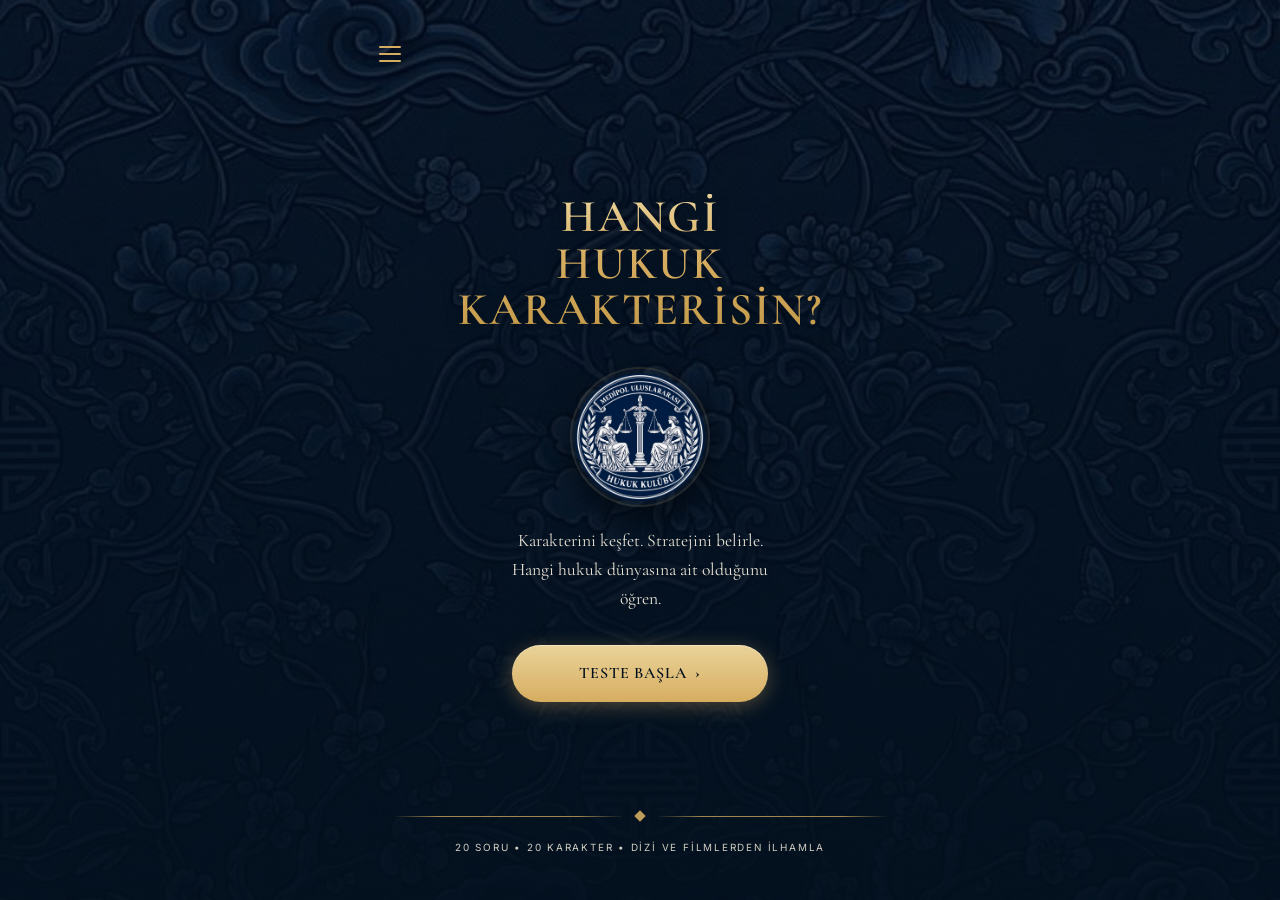
<file: index.html>
<!DOCTYPE html>
<html lang="tr">
<head>
  <meta charset="UTF-8">
  <meta name="viewport" content="width=device-width, initial-scale=1.0">
  <meta name="description" content="Hangi hukuk karakterisin? Medipol Uluslararası Hukuk Kulübü kişilik testi.">
  <title>Hangi Hukuk Karakterisin? | Ana Sayfa</title>
  <link rel="preconnect" href="https://fonts.googleapis.com">
  <link rel="preconnect" href="https://fonts.gstatic.com" crossorigin>
  <link href="https://fonts.googleapis.com/css2?family=Cormorant+Garamond:wght@500;600;700&family=Inter:wght@400;500;600&display=swap" rel="stylesheet">
  <link rel="stylesheet" href="css/style.css">
  <link rel="stylesheet" href="css/home.css">
</head>
<body class="page-home">
  <div class="page-shell">
    <header class="site-header">
      <a href="index.html" class="brand">
        <img src="assets/logo/logo.png" alt="Medipol Uluslararası Hukuk Kulübü logosu" class="brand-logo" width="48" height="48">
        <span class="brand-text">
          <span>MEDİPOL</span>
          <span>ULUSLARARASI</span>
          <span>HUKUK KULÜBÜ</span>
        </span>
      </a>
      <button type="button" class="menu-toggle" aria-expanded="false" aria-controls="site-nav" aria-label="Menüyü aç">
        <span></span>
        <span></span>
        <span></span>
      </button>
    </header>

    <nav id="site-nav" class="site-nav" aria-label="Ana menü" hidden>
      <a href="index.html" aria-current="page">Ana Sayfa</a>
      <a href="quiz.html">Teste Başla</a>
      <a href="about.html">KARAKTERİNİ KEŞFET</a>
    </nav>

    <!-- ornament divider removed on homepage to place logo inside hero under the main title -->

    <main class="home-main">
      <section class="home-hero" aria-labelledby="home-title">
        <h1 id="home-title" class="home-title serif-title">
          <span>HANGİ</span>
          <span>HUKUK</span>
          <span>KARAKTERİSİN?</span>
        </h1>

        <!-- homepage logo placed under main title and centered -->
        <img src="assets/logo/logo.png" alt="Medipol Uluslararası Hukuk Kulübü logosu" class="home-logo">

        <p class="home-subtitle">
          Karakterini keşfet. Stratejini belirle.<br>
          Hangi hukuk dünyasına ait olduğunu öğren.
        </p>

        <a href="quiz.html" class="btn btn-primary home-cta">
          Teste Başla <span class="btn-arrow" aria-hidden="true">&rsaquo;</span>
        </a>
      </section>
    </main>

    <footer class="home-footer">
      <div class="ornament-divider" aria-hidden="true">
        <span class="ornament-gem"></span>
      </div>
      <p class="home-meta">20 SORU &bull; 20 KARAKTER &bull; DİZİ VE FİLMLERDEN İLHAMLA</p>
      <!-- removed only the down arrow as requested -->
    </footer>
  </div>

  <script src="js/main.js"></script>
</body>
</html>
</file>
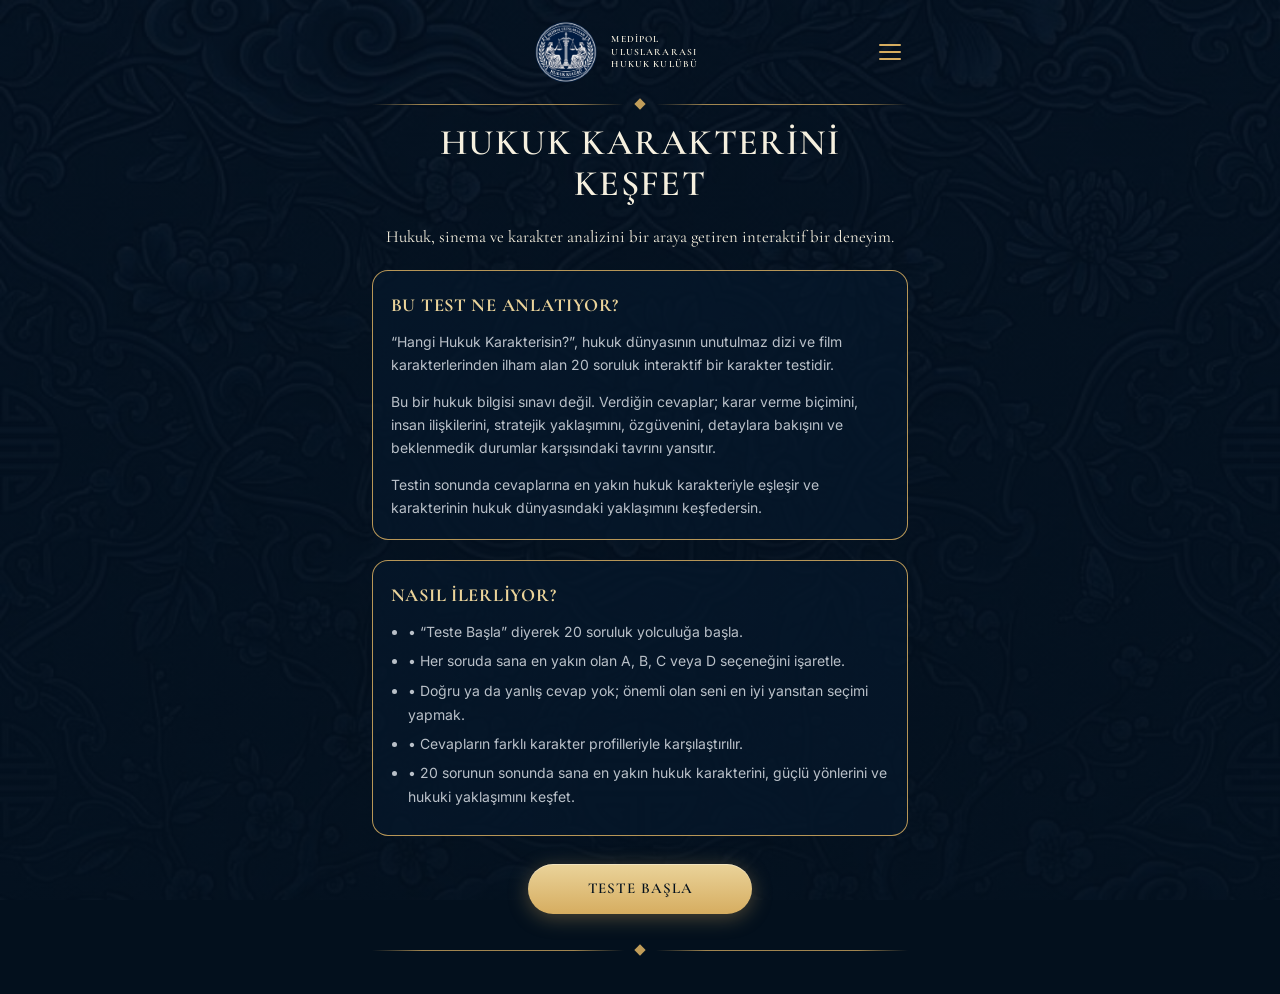
<file: about.html>
<!DOCTYPE html>
<html lang="tr">
<head>
  <meta charset="UTF-8">
  <meta name="viewport" content="width=device-width, initial-scale=1.0">
  <meta name="description" content="Medipol Uluslararası Hukuk Kulübü ve Hangi Hukuk Karakterisin testi hakkında.">
  <title>Hakkımızda | Hangi Hukuk Karakterisin?</title>
  <link rel="preconnect" href="https://fonts.googleapis.com">
  <link rel="preconnect" href="https://fonts.gstatic.com" crossorigin>
  <link href="https://fonts.googleapis.com/css2?family=Cormorant+Garamond:wght@500;600;700&family=Inter:wght@400;500;600&display=swap" rel="stylesheet">
  <link rel="stylesheet" href="css/style.css">
  <link rel="stylesheet" href="css/about.css">
</head>
<body class="has-pattern page-about">
  <div class="page-shell">
    <header class="site-header">
      <a href="index.html" class="brand">
        <img src="assets/logo/logo.png" alt="Medipol Uluslararası Hukuk Kulübü logosu" class="brand-logo" width="48" height="48">
        <span class="brand-text">
          <span>MEDİPOL</span>
          <span>ULUSLARARASI</span>
          <span>HUKUK KULÜBÜ</span>
        </span>
      </a>
      <button type="button" class="menu-toggle" aria-expanded="false" aria-controls="site-nav" aria-label="Menüyü aç">
        <span></span>
        <span></span>
        <span></span>
      </button>
    </header>

    <nav id="site-nav" class="site-nav" aria-label="Ana menü" hidden>
      <a href="index.html">Ana Sayfa</a>
      <a href="quiz.html">Teste Başla</a>
      <a href="about.html" aria-current="page">KARAKTERİNİ KEŞFET</a>
    </nav>

    <div class="ornament-divider ornament-divider--tight" aria-hidden="true">
      <span class="ornament-gem"></span>
    </div>

    <div class="page-inner">
      <main class="about-main">
        <h1 class="about-title serif-title">HUKUK KARAKTERİNİ KEŞFET</h1>
        <p class="about-lead">
          Hukuk, sinema ve karakter analizini bir araya getiren interaktif bir deneyim.
        </p>

        <article class="about-card">
          <h2>BU TEST NE ANLATIYOR?</h2>
          <p>
            “Hangi Hukuk Karakterisin?”, hukuk dünyasının unutulmaz dizi ve film karakterlerinden ilham alan 20 soruluk interaktif bir karakter testidir.
          </p>
          <p>
            Bu bir hukuk bilgisi sınavı değil. Verdiğin cevaplar; karar verme biçimini, insan ilişkilerini, stratejik yaklaşımını, özgüvenini, detaylara bakışını ve beklenmedik durumlar karşısındaki tavrını yansıtır.
          </p>
          <p>
            Testin sonunda cevaplarına en yakın hukuk karakteriyle eşleşir ve karakterinin hukuk dünyasındaki yaklaşımını keşfedersin.
          </p>
        </article>

        <article class="about-card">
          <h2>NASIL İLERLİYOR?</h2>
          <ul class="about-list">
            <li>• “Teste Başla” diyerek 20 soruluk yolculuğa başla.</li>
            <li>• Her soruda sana en yakın olan A, B, C veya D seçeneğini işaretle.</li>
            <li>• Doğru ya da yanlış cevap yok; önemli olan seni en iyi yansıtan seçimi yapmak.</li>
            <li>• Cevapların farklı karakter profilleriyle karşılaştırılır.</li>
            <li>• 20 sorunun sonunda sana en yakın hukuk karakterini, güçlü yönlerini ve hukuki yaklaşımını keşfet.</li>
          </ul>
        </article>

        <div class="about-cta-wrap">
          <a href="quiz.html" class="btn btn-primary about-cta">TESTE BAŞLA</a>
        </div>
      </main>
    </div>

    <div class="ornament-divider" aria-hidden="true" style="margin-top: auto; padding-bottom: 1.25rem;">
      <span class="ornament-gem"></span>
    </div>
  </div>

  <script src="js/main.js"></script>
</body>
</html>
</file>
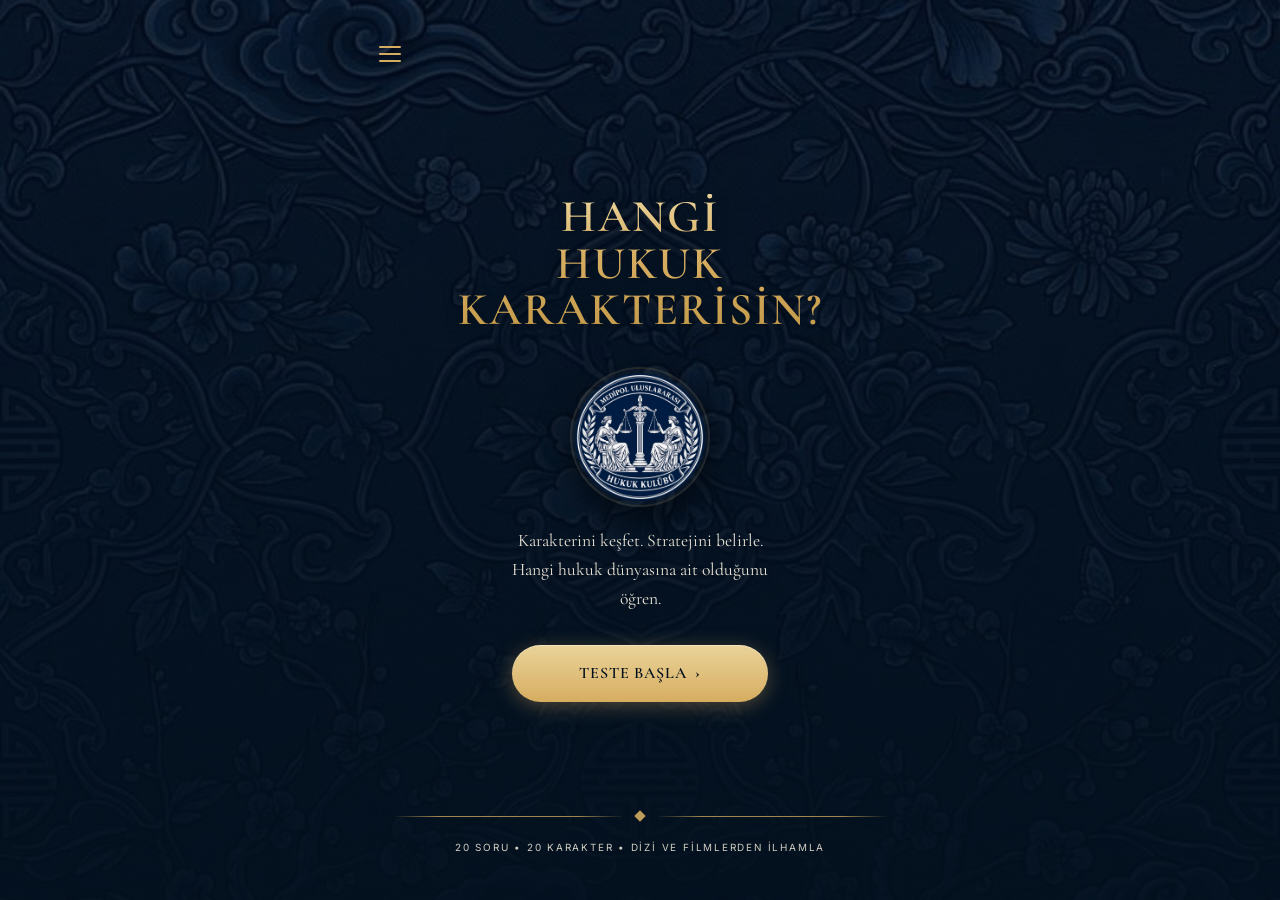
<file: quiz.html>
<!DOCTYPE html>
<html lang="tr">
<head>
  <meta charset="UTF-8">
  <meta name="viewport" content="width=device-width, initial-scale=1.0">
  <meta name="description" content="Hukuk karakteri kişilik testi soruları.">
  <title>Test | Hangi Hukuk Karakterisin?</title>
  <link rel="preconnect" href="https://fonts.googleapis.com">
  <link rel="preconnect" href="https://fonts.gstatic.com" crossorigin>
  <link href="https://fonts.googleapis.com/css2?family=Cormorant+Garamond:wght@500;600;700&family=Inter:wght@400;500;600&display=swap" rel="stylesheet">
  <link rel="stylesheet" href="css/style.css">
  <link rel="stylesheet" href="css/quiz.css">
</head>
<body class="has-pattern page-quiz">
  <div class="page-shell">
    <header class="site-header">
      <a href="index.html" class="brand">
        <img src="assets/logo/logo.png" alt="Medipol Uluslararası Hukuk Kulübü logosu" class="brand-logo" width="48" height="48">
        <span class="brand-text">
          <span>MEDİPOL</span>
          <span>ULUSLARARASI</span>
          <span>HUKUK KULÜBÜ</span>
        </span>
      </a>
      <button type="button" class="menu-toggle" aria-expanded="false" aria-controls="site-nav" aria-label="Menüyü aç">
        <span></span>
        <span></span>
        <span></span>
      </button>
    </header>

    <nav id="site-nav" class="site-nav" aria-label="Ana menü" hidden>
      <a href="index.html">Ana Sayfa</a>
      <a href="quiz.html" aria-current="page">Teste Başla</a>
      <a href="about.html">KARAKTERİNİ KEŞFET</a>
    </nav>

    <div class="ornament-divider ornament-divider--tight" aria-hidden="true">
      <span class="ornament-gem"></span>
    </div>

    <div class="page-inner">
      <main class="quiz-main">
        <div class="quiz-progress-head">
          <p class="quiz-counter" id="quiz-counter" aria-live="polite">01 / 20</p>
          <div class="quiz-progress-track" role="progressbar" aria-valuemin="1" aria-valuemax="20" aria-valuenow="1" id="quiz-progressbar">
            <div class="quiz-progress-fill" id="quiz-progress-fill"></div>
          </div>
        </div>

        <div class="ornament-divider" aria-hidden="true">
          <span class="ornament-gem"></span>
        </div>

        <h1 class="quiz-question" id="quiz-question" tabindex="-1">Soru yükleniyor…</h1>

        <div class="ornament-divider" aria-hidden="true">
          <span class="ornament-gem"></span>
        </div>

        <div class="quiz-answers" id="quiz-answers" role="listbox" aria-label="Cevap seçenekleri"></div>

        <div class="quiz-nav">
          <button type="button" class="btn btn-outline" id="quiz-prev" disabled>Geri</button>
          <button type="button" class="btn btn-primary" id="quiz-next" disabled>İleri</button>
        </div>
      </main>
    </div>

    <div class="ornament-divider" aria-hidden="true" style="margin-top: auto; padding-bottom: 1.25rem;">
      <span class="ornament-gem"></span>
    </div>
  </div>

  <script src="js/data.js"></script>
  <script src="js/main.js"></script>
  <script src="js/quiz.js"></script>
</body>
</html>
</file>
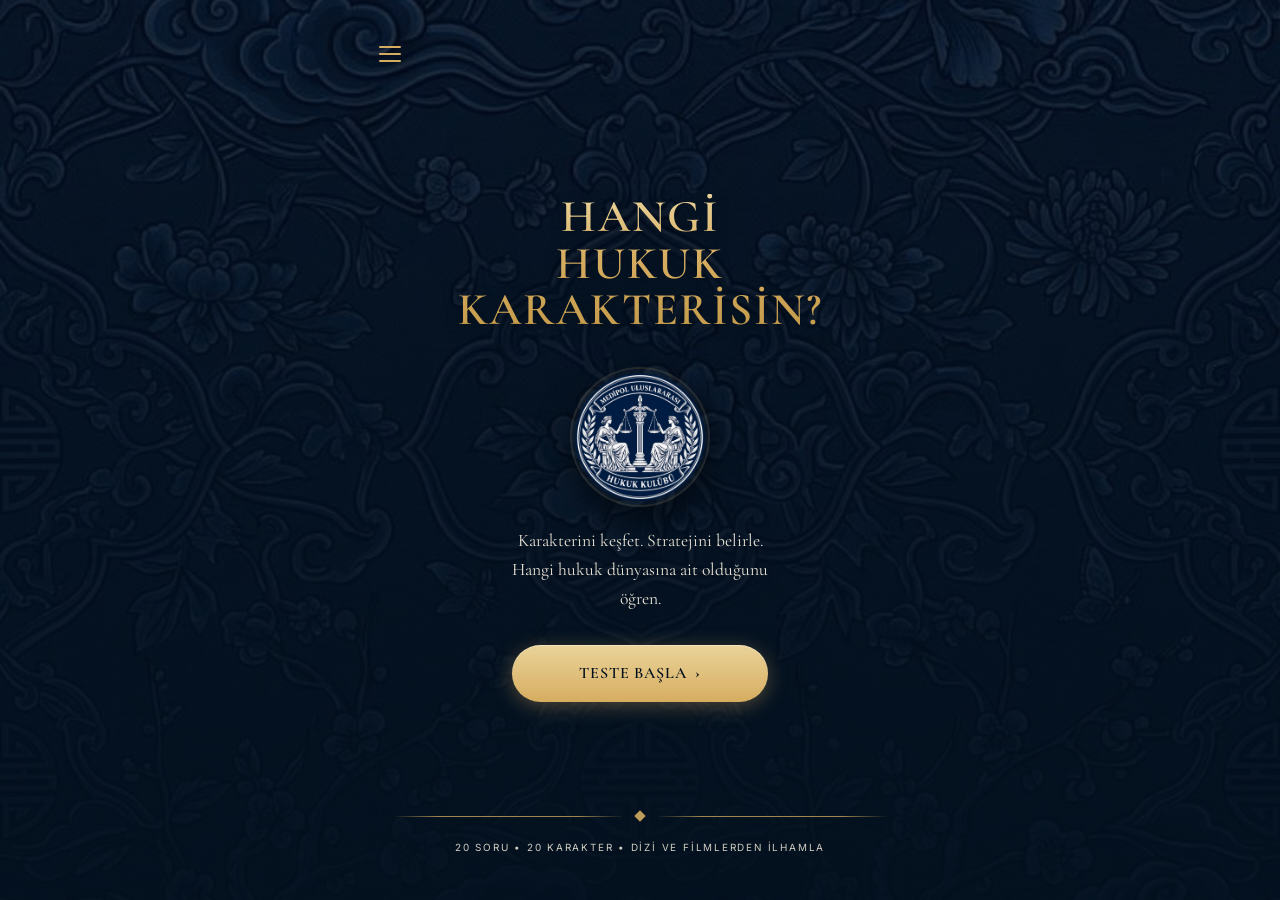
<file: result.html>
<!DOCTYPE html>
<html lang="tr">
<head>
  <meta charset="UTF-8">
  <meta name="viewport" content="width=device-width, initial-scale=1.0">
  <meta name="description" content="Hukuk karakteri testi sonucunuz.">
  <title>Sonuç | Hangi Hukuk Karakterisin?</title>
  <link rel="preconnect" href="https://fonts.googleapis.com">
  <link rel="preconnect" href="https://fonts.gstatic.com" crossorigin>
  <link href="https://fonts.googleapis.com/css2?family=Cormorant+Garamond:wght@500;600;700&family=Inter:wght@400;500;600&display=swap" rel="stylesheet">
  <link rel="stylesheet" href="css/style.css">
  <link rel="stylesheet" href="css/result.css">
</head>
<body class="has-pattern page-result">
  <div class="page-shell">
    <header class="site-header">
      <a href="index.html" class="brand">
        <img src="assets/logo/logo.png" alt="Medipol Uluslararası Hukuk Kulübü logosu" class="brand-logo" width="48" height="48">
        <span class="brand-text">
          <span>MEDİPOL</span>
          <span>ULUSLARARASI</span>
          <span>HUKUK KULÜBÜ</span>
        </span>
      </a>
      <button type="button" class="menu-toggle" aria-expanded="false" aria-controls="site-nav" aria-label="Menüyü aç">
        <span></span>
        <span></span>
        <span></span>
      </button>
    </header>

    <nav id="site-nav" class="site-nav" aria-label="Ana menü" hidden>
      <a href="index.html">Ana Sayfa</a>
      <a href="quiz.html">Teste Başla</a>
      <a href="about.html">KARAKTERİNİ KEŞFET</a>
    </nav>

    <div class="page-inner">
      <main class="result-main">
        <header class="result-intro">
          <div class="ornament-divider ornament-divider--tight" aria-hidden="true">
            <span class="ornament-gem"></span>
          </div>
          <p class="result-label">Senin Hukuk Karakterin</p>
          <h1 class="result-name serif-title" id="result-name">—</h1>
          <p class="result-source" id="result-source">—</p>
        </header>

        <section class="result-hero" aria-label="Karakter özeti">
          <div class="result-photo-wrap">
            <img src="" alt="" class="result-photo" id="result-photo" width="320" height="427">
          </div>
          <div class="result-side">
            <blockquote class="result-quote" id="result-quote"></blockquote>
            <ul class="result-traits" id="result-traits" aria-label="Karakter özellikleri"></ul>
          </div>
        </section>

        <article class="result-card">
          <section class="result-section">
            <div class="result-section-head">
              <span class="result-section-icon" aria-hidden="true">&#9786;</span>
              <h2 class="result-section-title">Karakter Açıklaması</h2>
            </div>
            <p id="result-description"></p>
          </section>
          <section class="result-section">
            <div class="result-section-head">
              <span class="result-section-icon" aria-hidden="true">&#9878;</span>
              <h2 class="result-section-title">Hukuki Yönün</h2>
            </div>
            <p id="result-legal"></p>
          </section>
        </article>

        <div class="result-actions">
          <a href="quiz.html" class="btn btn-outline" id="result-retry">
            <span class="btn-icon" aria-hidden="true">&#8635;</span> Testi Tekrarla
          </a>
        </div>

        <!-- removed: result-discover section (discover other characters and arrow) -->
      </main>
    </div>
  </div>

  <script src="js/data.js"></script>
  <script src="js/main.js"></script>
  <script src="js/result.js"></script>
</body>
</html>
</file>
<file: css/style.css>
/* ===== Design tokens ===== */
:root {
  --navy: #06182b;
  --navy-deep: #03101d;
  --navy-soft: #0b243c;
  --ivory: #f6f0df;
  --gold: #d6ad60;
  --gold-light: #ead39a;
  --text: #f7f3e8;
  --muted: #b9c0c8;

  --font-serif: "Cormorant Garamond", "Playfair Display", Georgia, serif;
  --font-sans: "Inter", "Montserrat", system-ui, sans-serif;

  --header-h: 4.5rem;
  --page-max: 28rem;
  --radius-pill: 999px;
  --radius-card: 0.65rem;
  --radius-photo: 1.25rem;
  --border-gold: 1px solid rgba(214, 173, 96, 0.85);
  --shadow-soft: 0 8px 32px rgba(0, 0, 0, 0.45);
  --transition: 0.2s ease;
}

*,
*::before,
*::after {
  box-sizing: border-box;
}

html {
  scroll-behavior: smooth;
  -webkit-text-size-adjust: 100%;
}

body {
  margin: 0;
  min-height: 100dvh;
  font-family: var(--font-sans);
  font-size: 0.9375rem;
  line-height: 1.55;
  color: var(--text);
  background-color: var(--navy-deep);
  overflow-x: hidden;
}

img {
  max-width: 100%;
  height: auto;
  display: block;
}

a {
  color: inherit;
  text-decoration: none;
}

button {
  font: inherit;
  cursor: pointer;
  border: none;
  background: none;
  color: inherit;
}

button:focus-visible,
a:focus-visible {
  outline: 2px solid var(--gold-light);
  outline-offset: 3px;
}

.page-shell {
  position: relative;
  min-height: 100dvh;
  display: flex;
  flex-direction: column;
}

.page-inner {
  width: 100%;
  max-width: var(--page-max);
  margin: 0 auto;
  padding: 0 1.25rem 2rem;
  flex: 1;
  display: flex;
  flex-direction: column;
}

/* ===== Pattern background (quiz, result, about) ===== */
body.has-pattern {
  background-color: var(--navy-deep);
  background-image:
    radial-gradient(ellipse 120% 80% at 50% 0%, rgba(11, 36, 60, 0.9) 0%, transparent 55%),
    radial-gradient(circle at 20% 30%, rgba(214, 173, 96, 0.04) 0%, transparent 40%),
    radial-gradient(circle at 80% 70%, rgba(214, 173, 96, 0.03) 0%, transparent 35%),
    repeating-linear-gradient(
      45deg,
      transparent,
      transparent 12px,
      rgba(214, 173, 96, 0.015) 12px,
      rgba(214, 173, 96, 0.015) 13px
    ),
    repeating-linear-gradient(
      -45deg,
      transparent,
      transparent 12px,
      rgba(255, 255, 255, 0.012) 12px,
      rgba(255, 255, 255, 0.012) 13px
    );
  background-attachment: fixed;
}

/* ===== Header ===== */
.site-header {
  display: flex;
  align-items: center;
  justify-content: space-between;
  gap: 0.75rem;
  padding: 1.25rem 1.25rem 1rem;
  max-width: var(--page-max);
  margin: 0 auto;
  width: 100%;
}

.brand {
  display: flex;
  align-items: center;
  gap: 0.85rem;
  min-width: 0;
  /* center the brand group more within the header while keeping hamburger on the right */
  margin-left: auto;
  margin-right: auto;
  flex: 0 1 auto;
}

.brand-logo {
  width: 3.75rem; /* ~60px - larger and more prominent */
  height: 3.75rem;
  flex-shrink: 0;
  object-fit: contain;
  border-radius: 50%;
}

.brand-text {
  display: flex;
  flex-direction: column;
  font-family: var(--font-serif);
  font-size: 0.55rem;
  font-weight: 600;
  letter-spacing: 0.12em;
  line-height: 1.35;
  color: var(--ivory);
  text-transform: uppercase;
}

.menu-toggle {
  flex-shrink: 0;
  width: 2.25rem;
  height: 2.25rem;
  display: flex;
  flex-direction: column;
  align-items: center;
  justify-content: center;
  gap: 5px;
  padding: 0;
}

.menu-toggle span {
  display: block;
  width: 1.35rem;
  height: 2px;
  background: var(--gold);
  border-radius: 1px;
  transition: transform var(--transition), opacity var(--transition);
}

.menu-toggle[aria-expanded="true"] span:nth-child(1) {
  transform: translateY(7px) rotate(45deg);
}

.menu-toggle[aria-expanded="true"] span:nth-child(2) {
  opacity: 0;
}

.menu-toggle[aria-expanded="true"] span:nth-child(3) {
  transform: translateY(-7px) rotate(-45deg);
}

/* ===== Nav overlay ===== */
.site-nav {
  position: fixed;
  inset: 0;
  z-index: 100;
  background: rgba(3, 16, 29, 0.92);
  backdrop-filter: blur(8px);
  display: flex;
  flex-direction: column;
  align-items: center;
  justify-content: center;
  gap: 1.5rem;
  padding: clamp(1rem, 6vw, 2rem);
  opacity: 0;
  visibility: hidden;
  transition: opacity var(--transition), visibility var(--transition);
  box-sizing: border-box;
  max-width: 100%;
  overflow-x: hidden;
  overflow-y: auto;
}

.site-nav.is-open {
  opacity: 1;
  visibility: visible;
}

/* Close (X) button inside the overlay navigation */
.menu-close {
  position: absolute;
  top: 1rem;
  right: 1rem;
  width: 44px;
  height: 44px;
  display: inline-flex;
  align-items: center;
  justify-content: center;
  font-size: 1.25rem;
  color: var(--ivory);
  background: transparent;
  border-radius: 8px;
  z-index: 110;
  cursor: pointer;
}

.menu-close:focus {
  outline: 2px solid var(--gold-light);
  outline-offset: 3px;
}

.site-nav a {
  font-family: var(--font-serif);
  font-size: 1.35rem;
  letter-spacing: 0.08em;
  text-transform: uppercase;
  color: var(--ivory);
  padding: 0.35rem 0.75rem;
  border-bottom: 1px solid transparent;
  transition: border-color var(--transition), color var(--transition);
}

.site-nav a:hover,
.site-nav a[aria-current="page"] {
  color: var(--gold-light);
  border-bottom-color: var(--gold);
}

/* ===== Ornament divider ===== */
.ornament-divider {
  display: flex;
  align-items: center;
  gap: 0.75rem;
  max-width: var(--page-max);
  margin: 0 auto 1.25rem;
  padding: 0 1.25rem;
  width: 100%;
}

.ornament-divider::before,
.ornament-divider::after {
  content: "";
  flex: 1;
  height: 1px;
  background: linear-gradient(90deg, transparent, var(--gold) 20%, var(--gold) 80%, transparent);
  opacity: 0.75;
}

.ornament-divider .ornament-gem {
  width: 0.5rem;
  height: 0.5rem;
  background: var(--gold);
  transform: rotate(45deg);
  flex-shrink: 0;
  opacity: 0.9;
}

.ornament-divider--tight {
  margin-bottom: 0.85rem;
}

/* ===== Buttons ===== */
.btn {
  display: inline-flex;
  align-items: center;
  justify-content: center;
  gap: 0.35rem;
  font-family: var(--font-serif);
  font-weight: 600;
  letter-spacing: 0.06em;
  text-transform: uppercase;
  border-radius: var(--radius-pill);
  padding: 0.85rem 1.75rem;
  min-height: 2.75rem;
  transition:
    background var(--transition),
    color var(--transition),
    border-color var(--transition),
    box-shadow var(--transition),
    transform 0.15s ease;
}

.btn-primary {
  background: linear-gradient(180deg, var(--gold-light) 0%, var(--gold) 100%);
  color: var(--navy-deep);
  box-shadow:
    0 4px 20px rgba(214, 173, 96, 0.35),
    inset 0 1px 0 rgba(255, 255, 255, 0.35);
}

.btn-primary:hover {
  box-shadow:
    0 6px 28px rgba(214, 173, 96, 0.45),
    inset 0 1px 0 rgba(255, 255, 255, 0.4);
  transform: translateY(-1px);
}

.btn-primary:active {
  transform: translateY(0);
  box-shadow: 0 2px 12px rgba(214, 173, 96, 0.3);
}

.btn-outline {
  background: transparent;
  color: var(--ivory);
  border: var(--border-gold);
}

.btn-outline:hover {
  background: rgba(214, 173, 96, 0.08);
  border-color: var(--gold-light);
}

.btn-block {
  width: 100%;
}

.btn-icon {
  font-size: 1.1em;
  line-height: 1;
}

/* ===== Typography helpers ===== */
.serif-title {
  font-family: var(--font-serif);
  font-weight: 600;
  color: var(--ivory);
  line-height: 1.15;
}

.text-muted {
  color: var(--muted);
}

/* ===== Responsive ===== */
@media (min-width: 768px) {
  :root {
    --page-max: 32rem;
  }

  .brand-text {
    font-size: 0.6rem;
  }

  /* slightly larger logo on wider screens */
  .brand-logo {
    width: 4rem;
    height: 4rem;
  }
}

@media (min-width: 1024px) {
  :root {
    --page-max: 36rem;
  }
}

/* Mobile-specific adjustments to ensure logo prominence without overlap */
@media (max-width: 430px) {
  .brand-logo {
    width: 80px; /* between 70-90px as requested */
    height: 80px;
  }

  .brand-text {
    font-size: 0.52rem;
    line-height: 1.05;
  }

  /* ensure brand group can wrap and not overflow into hamburger */
  .brand {
    margin-left: 0.6rem;
    margin-right: 0.6rem;
    gap: 0.6rem;
  }

  .menu-toggle {
    margin-right: 0.35rem;
  }
}

/* Homepage: make header behave like a hero area with centered, prominent logo */
.page-home .site-header {
  padding-top: 2rem;
  padding-bottom: 1.5rem;
}

.page-home .brand {
  /* stack logo above text and center as hero */
  flex-direction: column;
  align-items: center;
  gap: 0.35rem;
  margin-left: auto;
  margin-right: auto;
}

.page-home .brand-logo {
  width: 100px;
  height: 100px;
  box-shadow: 0 12px 36px rgba(0,0,0,0.45);
  border-radius: 50%;
  z-index: 3;
}

.page-home .brand-text {
  font-size: 0.45rem;
  line-height: 1;
  text-align: center;
  margin-top: 0.25rem;
}

@media (min-width: 768px) {
  .page-home .brand-logo {
    width: 120px;
    height: 120px;
  }
  .page-home .site-header {
    padding-top: 2.25rem;
    padding-bottom: 1.75rem;
  }
}

@media (max-width: 430px) {
  .page-home .brand-logo {
    width: 95px;
    height: 95px;
  }
  .page-home .brand-text {
    font-size: 0.48rem;
  }
  /* ensure hamburger stays clickable and doesn't overlap the brand */
  .menu-toggle {
    position: relative;
    z-index: 5;
  }
  /* Mobile adjustments for the overlay menu */
  .site-nav {
    padding: 1rem;
    justify-content: center;
    gap: 1rem;
    align-items: center;
    min-height: 100dvh;
  }
  .site-nav a {
    font-size: 1.15rem;
    padding: 0.5rem 0.5rem;
  }
  .menu-close {
    top: 0.6rem;
    right: 0.6rem;
    width: 48px;
    height: 48px;
    font-size: 1.3rem;
  }
}
</file>
<file: css/home.css>
/* ===== Home hero background ===== */
.page-home .page-shell {
  background: var(--navy-deep) url("../assets/background/background.jpeg") center center / cover no-repeat fixed;
}

.page-home .page-shell::before {
  content: "";
  position: fixed;
  inset: 0;
  background:
    linear-gradient(180deg, rgba(3, 16, 29, 0.55) 0%, rgba(3, 16, 29, 0.72) 45%, rgba(3, 16, 29, 0.88) 100%),
    radial-gradient(ellipse 100% 60% at 50% 100%, rgba(6, 24, 43, 0.5) 0%, transparent 70%);
  pointer-events: none;
  z-index: 0;
}

.page-home .site-header,
.page-home .ornament-divider,
.page-home .home-main,
.page-home .home-footer {
  position: relative;
  z-index: 1;
}

/* hide the header brand on homepage to avoid duplicate logos; keep hamburger */
.page-home .site-header .brand {
  display: none;
}

.home-main {
  flex: 1;
  display: flex;
  flex-direction: column;
  align-items: center;
  text-align: center;
  padding: 0.5rem 1.25rem 1rem;
  max-width: var(--page-max);
  margin: 0 auto;
  width: 100%;
}

.home-hero {
  flex: 1;
  display: flex;
  flex-direction: column;
  align-items: center;
  justify-content: center;
  padding: 1.5rem 0 2rem;
  min-height: 42vh;
}

/* homepage logo placed under the main title */
.home-logo {
  width: 120px;
  height: 120px;
  border-radius: 50%;
  object-fit: contain;
  margin: 0.6rem 0 1rem;
  box-shadow: 0 12px 36px rgba(0,0,0,0.45);
  border: 2px solid rgba(214,173,96,0.12);
  background-color: rgba(255,255,255,0.02);
}

@media (max-width: 430px) {
  .home-logo {
    width: 100px; /* within 95-125px */
    height: 100px;
    margin: 0.5rem 0 0.9rem;
  }
}

@media (min-width: 768px) {
  .home-logo {
    width: 140px;
    height: 140px;
    margin: 0.8rem 0 1.2rem;
  }
}

/* Remove ornamental divider near logo on homepage to keep clean hero */
.page-home .home-hero + .ornament-divider,
.page-home .home-hero .ornament-divider {
  display: none;
}

.home-title {
  /* slightly reduced size (~10-15%) and tighter line-height for better balance with logo */
  font-size: clamp(2.05rem, 8vw, 2.85rem);
  letter-spacing: 0.04em;
  margin: 0 0 1.25rem;
  line-height: 1.02;
  background: linear-gradient(180deg, var(--gold-light) 0%, var(--gold) 45%, #c49a4a 100%);
  -webkit-background-clip: text;
  background-clip: text;
  color: transparent;
  text-shadow: none;
  filter: drop-shadow(0 2px 8px rgba(0, 0, 0, 0.4));
}

.home-title span {
  display: block;
}

.home-subtitle {
  font-family: var(--font-serif);
  font-size: clamp(0.95rem, 3.8vw, 1.1rem);
  color: var(--ivory);
  max-width: 18rem;
  margin: 0 0 2rem;
  line-height: 1.65;
  opacity: 0.95;
}

.home-cta {
  min-width: min(100%, 16rem);
  font-size: 1rem;
  padding: 1rem 2.25rem;
}

.home-cta .btn-arrow {
  margin-left: 0.15rem;
  font-weight: 700;
}

.home-footer {
  text-align: center;
  padding: 0 1.25rem 1.75rem;
  max-width: var(--page-max);
  margin: 0 auto;
  width: 100%;
}

.home-meta {
  font-size: 0.62rem;
  letter-spacing: 0.18em;
  text-transform: uppercase;
  color: var(--ivory);
  opacity: 0.85;
  margin: 0.75rem 0 1rem;
  line-height: 1.6;
}

.home-scroll-hint {
  color: var(--gold);
  font-size: 1.25rem;
  opacity: 0.7;
  animation: bounce-hint 2.5s ease-in-out infinite;
}

@keyframes bounce-hint {
  0%,
  100% {
    transform: translateY(0);
  }
  50% {
    transform: translateY(4px);
  }
}

@media (min-width: 768px) {
  .home-hero {
    min-height: 48vh;
  }
}
</file>
<file: css/about.css>
.about-main {
  flex: 1;
  display: flex;
  flex-direction: column;
  gap: 1.25rem;
}

.about-title {
  font-size: clamp(1.75rem, 6vw, 2.25rem);
  text-align: center;
  margin: 0;
  letter-spacing: 0.04em;
  text-transform: uppercase;
}

.about-lead {
  font-family: var(--font-serif);
  font-size: 1.05rem;
  text-align: center;
  color: var(--ivory);
  margin: 0;
  line-height: 1.55;
}

.about-card {
  border-radius: 1rem;
  border: var(--border-gold);
  background: rgba(6, 24, 43, 0.7);
  padding: 1.25rem 1.1rem;
}

.about-card h2 {
  font-family: var(--font-serif);
  font-size: 1.15rem;
  color: var(--gold-light);
  margin: 0 0 0.65rem;
  letter-spacing: 0.04em;
}

.about-card p {
  margin: 0 0 0.85rem;
  font-size: 0.875rem;
  color: var(--muted);
  line-height: 1.65;
}

.about-card p:last-child {
  margin-bottom: 0;
}

.about-list {
  margin: 0;
  padding-left: 1.1rem;
  color: var(--muted);
  font-size: 0.875rem;
  line-height: 1.7;
}

.about-list li {
  margin-bottom: 0.35rem;
}

.about-cta-wrap {
  text-align: center;
  padding-top: 0.5rem;
}

.about-cta {
  min-width: min(100%, 14rem);
}

/* ABOUT PAGE: use real background image with dark navy overlay to preserve theme and readability */
body.page-about.has-pattern {
  background-image: linear-gradient(
      rgba(3, 16, 29, 0.82),
      rgba(3, 16, 29, 0.90)
    ),
    url('../assets/background/background.jpeg');
  background-size: cover;
  background-position: center;
  background-attachment: fixed;
}

/* Ensure subtle pattern behind cards remains visible */
.about-card {
  background: rgba(6, 24, 43, 0.72);
}
</file>
<file: css/quiz.css>
.quiz-main {
  flex: 1;
  display: flex;
  flex-direction: column;
  gap: 1.25rem;
}

.quiz-progress-head {
  display: flex;
  flex-direction: column;
  gap: 0.65rem;
}

.quiz-counter {
  font-family: var(--font-serif);
  font-size: 1.05rem;
  letter-spacing: 0.06em;
  color: var(--ivory);
  margin: 0;
}

.quiz-progress-track {
  height: 0.45rem;
  border-radius: var(--radius-pill);
  border: var(--border-gold);
  background: rgba(3, 16, 29, 0.6);
  overflow: hidden;
}

.quiz-progress-fill {
  height: 100%;
  width: 15%;
  background: linear-gradient(90deg, var(--gold) 0%, var(--gold-light) 100%);
  border-radius: var(--radius-pill);
  transition: width 0.35s ease;
}

.quiz-question {
  font-family: var(--font-serif);
  font-size: clamp(1.35rem, 5vw, 1.65rem);
  text-align: center;
  color: var(--ivory);
  margin: 0;
  line-height: 1.35;
  padding: 0 0.25rem;
}

.quiz-answers {
  display: flex;
  flex-direction: column;
  gap: 0.75rem;
  margin: 0.25rem 0 0.5rem;
}

.answer-card {
  display: flex;
  align-items: stretch;
  gap: 0;
  width: 100%;
  text-align: left;
  padding: 0;
  border-radius: var(--radius-card);
  border: var(--border-gold);
  background: rgba(6, 24, 43, 0.75);
  overflow: hidden;
  transition:
    background var(--transition),
    border-color var(--transition),
    box-shadow var(--transition);
}

.answer-card:hover:not(.is-selected) {
  background: rgba(11, 36, 60, 0.85);
  border-color: var(--gold-light);
}

.answer-card.is-selected {
  background: linear-gradient(180deg, var(--ivory) 0%, var(--gold-light) 100%);
  border-color: var(--ivory);
  box-shadow: 0 4px 20px rgba(234, 211, 154, 0.25);
}

.answer-letter-wrap {
  display: flex;
  align-items: center;
  justify-content: center;
  padding: 0.85rem 0.65rem;
  border-right: 1px solid rgba(214, 173, 96, 0.5);
  min-width: 3rem;
}

.answer-card.is-selected .answer-letter-wrap {
  border-right-color: rgba(6, 24, 43, 0.2);
}

.answer-letter {
  font-family: var(--font-serif);
  font-size: 1.35rem;
  font-weight: 600;
  color: var(--gold);
  width: 2rem;
  height: 2rem;
  display: flex;
  align-items: center;
  justify-content: center;
  border-radius: 50%;
  border: 1px solid var(--gold);
}

.answer-card.is-selected .answer-letter {
  color: var(--ivory);
  background: var(--navy-deep);
  border-color: var(--navy-deep);
}

.answer-text {
  flex: 1;
  padding: 0.85rem 1rem 0.85rem 0.75rem;
  font-size: 0.875rem;
  line-height: 1.5;
  color: var(--text);
}

.answer-card.is-selected .answer-text {
  color: var(--navy-deep);
  font-weight: 500;
}

.quiz-nav {
  display: grid;
  grid-template-columns: 1fr 1fr;
  gap: 0.75rem;
  margin-top: auto;
  padding-top: 1rem;
}

.quiz-nav .btn {
  font-size: 0.95rem;
  padding: 0.9rem 1rem;
}

.quiz-nav .btn-primary:disabled {
  opacity: 0.45;
  cursor: not-allowed;
  transform: none;
  box-shadow: none;
}
</file>
<file: css/result.css>
.result-main {
  flex: 1;
  display: flex;
  flex-direction: column;
  gap: 1.25rem;
  padding-bottom: 0.5rem;
}

/* Page background: use project background image with dark navy overlay for readability */
.page-result .page-shell {
  background: linear-gradient(
      rgba(3, 16, 29, 0.82),
      rgba(3, 16, 29, 0.90)
    ),
    url('../assets/background/background.jpeg');
  background-size: cover;
  background-position: center;
  background-repeat: no-repeat;
  background-attachment: fixed;
}

/* Ensure main content is above the background */
.page-result .site-header,
.page-result .ornament-divider,
.page-result .page-inner,
.page-result .result-main {
  position: relative;
  z-index: 1;
}

.result-intro {
  text-align: center;
}

.result-label {
  font-family: var(--font-serif);
  font-size: 0.75rem;
  letter-spacing: 0.2em;
  text-transform: uppercase;
  color: var(--gold);
  margin: 0 0 0.35rem;
}

.result-name {
  font-size: clamp(2rem, 8vw, 2.75rem);
  margin: 0 0 0.25rem;
  letter-spacing: 0.02em;
}

.result-source {
  font-size: 0.65rem;
  letter-spacing: 0.28em;
  text-transform: uppercase;
  color: var(--muted);
  margin: 0 0 1rem;
}

.result-hero {
  display: grid;
  grid-template-columns: 1fr 1fr;
  gap: 0.75rem;
  align-items: start;
}

.result-photo-wrap {
  border-radius: var(--radius-photo);
  overflow: hidden;
  aspect-ratio: 3 / 4;
  border: var(--border-gold);
  box-shadow: var(--shadow-soft);
}

.result-photo {
  width: 100%;
  height: 100%;
  object-fit: cover;
  object-position: center top;
}

.result-side {
  display: flex;
  flex-direction: column;
  gap: 0.65rem;
  min-width: 0;
}

.result-quote {
  font-family: var(--font-serif);
  font-style: italic;
  font-size: 0.8rem;
  line-height: 1.45;
  color: var(--ivory);
  margin: 0;
  opacity: 0.95;
}

.result-traits {
  list-style: none;
  margin: 0;
  padding: 0;
  display: flex;
  flex-direction: column;
  gap: 0.4rem;
}

.result-trait {
  display: flex;
  align-items: center;
  gap: 0.45rem;
  font-size: 0.58rem;
  font-weight: 600;
  letter-spacing: 0.12em;
  text-transform: uppercase;
  padding: 0.45rem 0.55rem;
  border-radius: var(--radius-pill);
  border: var(--border-gold);
  background: rgba(6, 24, 43, 0.85);
  color: var(--ivory);
}

.trait-icon {
  width: 1.1rem;
  text-align: center;
  color: var(--gold);
  flex-shrink: 0;
}

.result-card {
  border-radius: 1rem;
  border: 1px solid rgba(11, 36, 60, 0.9);
  background: rgba(6, 24, 43, 0.65);
  padding: 1.1rem 1rem;
  box-shadow: inset 0 1px 0 rgba(214, 173, 96, 0.08);
}

.result-section {
  margin-bottom: 1.1rem;
}

.result-section:last-child {
  margin-bottom: 0;
}

.result-section-head {
  display: flex;
  align-items: center;
  gap: 0.6rem;
  margin-bottom: 0.55rem;
}

.result-section-icon {
  width: 2rem;
  height: 2rem;
  border-radius: 50%;
  border: var(--border-gold);
  display: flex;
  align-items: center;
  justify-content: center;
  font-size: 0.85rem;
  color: var(--gold);
  flex-shrink: 0;
}

.result-section-title {
  font-family: var(--font-serif);
  font-size: 1.05rem;
  margin: 0;
  color: var(--ivory);
}

.result-section p {
  margin: 0;
  font-size: 0.8125rem;
  color: var(--muted);
  line-height: 1.6;
}

.result-actions {
  display: flex;
  flex-direction: column;
  gap: 0.75rem;
}

.result-actions .btn-outline {
  width: 100%;
}

.result-discover {
  text-align: center;
  padding-top: 0.5rem;
}

.result-discover-text {
  font-size: 0.58rem;
  letter-spacing: 0.22em;
  text-transform: uppercase;
  color: var(--muted);
  margin: 0.5rem 0 0.35rem;
}

.result-discover-arrow {
  color: var(--gold);
  font-size: 1rem;
  opacity: 0.75;
}

@media (min-width: 768px) {
  .result-hero {
    gap: 1rem;
  }

  .result-quote {
    font-size: 0.875rem;
  }
}
</file>
